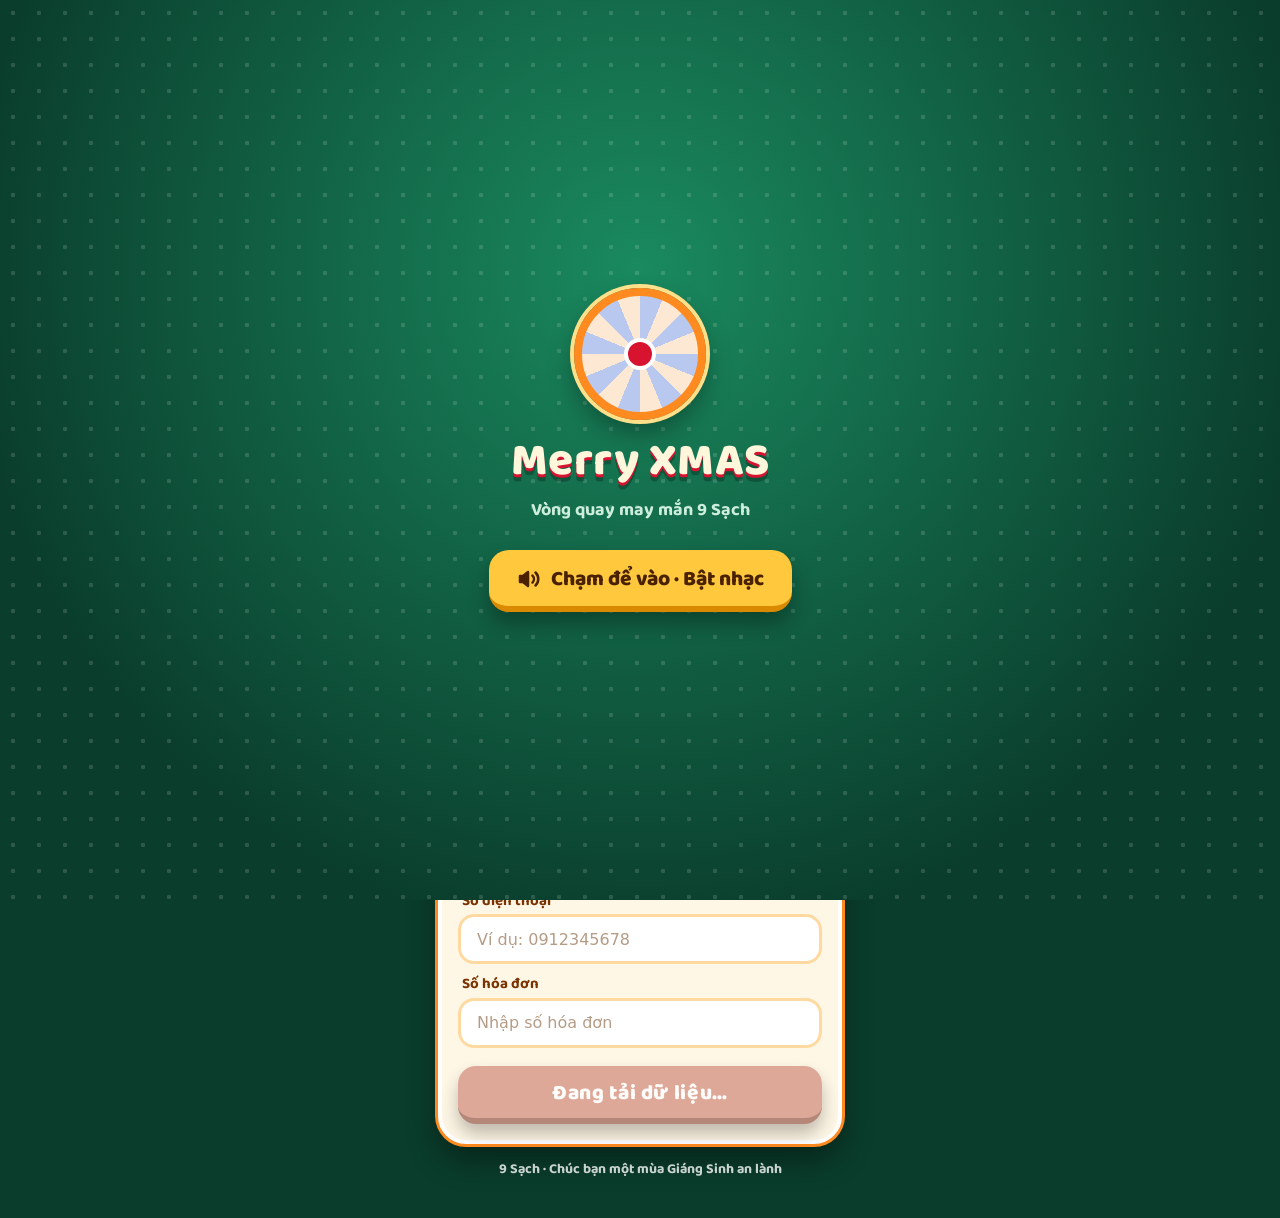
<file: index.html>
<!DOCTYPE html><html lang="vi"><head><meta charset="utf-8"><meta name="viewport" content="width=device-width,initial-scale=1,viewport-fit=cover"><meta name="theme-color" content="#0a3d2c"><title>Merry XMAS – Vòng quay may mắn | 9 Sạch</title>
<link rel="preconnect" href="https://script.google.com"><link rel="preconnect" href="https://script.googleusercontent.com"><link rel="preconnect" href="https://fonts.googleapis.com"><link rel="preconnect" href="https://fonts.gstatic.com" crossorigin>
<link rel="stylesheet" href="game.css">
<link rel="stylesheet" href="https://fonts.googleapis.com/css2?family=Great+Vibes&family=Playfair+Display:wght@900&text=MerryXAS&display=swap" media="print" onload="this.media='all'">
<link rel="stylesheet" href="https://fonts.googleapis.com/css2?family=Baloo+2:wght@700;800&display=swap" media="print" onload="this.media='all'">
<script src="app.js"></script><script>if(typeof api==='undefined'||typeof CFG==='undefined'){window.CFG={API:'https://script.google.com/macros/s/AKfycbx80zKKqUsDDv-zvfspmSgk5rMYwvBQwVO7LOzRh_9a_W9S3QTjsjwBHRm4IHllR1kp/exec',LOGO:''};window.api=async function(a,d){var j;try{var r=await fetch(CFG.API,{method:'POST',body:JSON.stringify(Object.assign({a:a},d||{}))});j=await r.json()}catch(e){throw new Error('Không kết nối được máy chủ, vui lòng thử lại')}if(!j.ok)throw new Error(j.m);return j.d};window.esc=function(s){return String(s==null?'':s).replace(/[&<>"']/g,function(c){return{'&':'&amp;','<':'&lt;','>':'&gt;','"':'&quot;',"'":'&#39;'}[c]})};window.money=function(n){return Number(n||0).toLocaleString('vi-VN')}}window.PUBP=api('pub');window.PUBP.catch(function(){})</script><style>#gate{position:fixed;inset:0;z-index:9999;display:flex;flex-direction:column;align-items:center;justify-content:center;gap:12px;padding:24px;text-align:center;color:#fff;font-family:'Baloo 2',ui-rounded,'Nunito',system-ui,-apple-system,'Segoe UI',Roboto,Arial,sans-serif;cursor:pointer;-webkit-tap-highlight-color:transparent;background:radial-gradient(circle,rgba(255,255,255,.14) 2px,transparent 2.5px) 0 0/26px 26px,radial-gradient(circle at 50% 30%,#1a8a5f,#0a3d2c 75%)}#gate .gw{width:132px;height:132px;margin-bottom:6px;border-radius:50%;border:8px solid #ff8a1f;box-shadow:0 0 0 4px #ffe08a,0 12px 26px rgba(0,0,0,.35);background:repeating-conic-gradient(#b9c8ee 0 22.5deg,#fde8d3 0 45deg);position:relative;animation:gsp 9s linear infinite}#gate .gw:after{content:"";position:absolute;inset:36%;border-radius:50%;background:#d8132f;border:4px solid #fff}#gate h2{margin:0;font-size:46px;line-height:1;font-weight:800;color:#fff7dc;letter-spacing:.5px;text-shadow:0 3px 0 #d8132f,0 7px 0 rgba(0,0,0,.25)}#gate p{margin:0;font-size:18px;font-weight:700;color:#cdeedd}#gate button{margin-top:14px;display:inline-flex;align-items:center;gap:10px;font:inherit;font-size:21px;font-weight:800;color:#4a2200;background:#ffc83d;border:0;border-bottom:6px solid #d98a00;border-radius:20px;padding:12px 28px 10px;box-shadow:0 12px 20px rgba(0,0,0,.3);cursor:pointer;animation:gpu 1.5s ease-in-out infinite}#gate button:active{transform:translateY(3px);border-bottom-width:3px}@keyframes gsp{to{transform:rotate(360deg)}}@keyframes gpu{50%{transform:scale(1.05)}}@media(prefers-reduced-motion:reduce){#gate .gw,#gate button{animation:none}}</style></head>
<body><div id="gate" role="button" tabindex="0"><div class="gw" aria-hidden="true"></div><h2>Merry XMAS</h2><p>Vòng quay may mắn 9 Sạch</p><button type="button"><svg viewBox="0 0 24 24" width="24" height="24" fill="none" stroke="currentColor" stroke-width="2.5" stroke-linecap="round" stroke-linejoin="round" aria-hidden="true"><path d="M11 5 6 9H3v6h3l5 4z" fill="currentColor"/><path d="M15.5 8.5a5 5 0 0 1 0 7"/><path d="M18.5 5.5a9 9 0 0 1 0 13"/></svg>Chạm để vào · Bật nhạc</button></div><div class="lights"></div>
<main class="wrap">
<div class="top"><img id="logo" class="logo" alt="9 Sạch" width="40" height="40"><button id="mute" class="mute" type="button" aria-label="Bật hoặc tắt âm thanh" aria-pressed="false"><svg viewBox="0 0 24 24" width="20" height="20" fill="none" stroke="currentColor" stroke-width="2" stroke-linecap="round" stroke-linejoin="round"><path d="M11 5 6 9H3v6h3l5 4z" fill="currentColor"/><g class="w"><path d="M15.5 8.5a5 5 0 0 1 0 7"/><path d="M18.5 5.5a9 9 0 0 1 0 13"/></g><g class="x"><path d="m16 9 5 6M21 9l-5 6"/></g></svg></button></div>
<h1 class="vh">Merry XMAS – Vòng quay may mắn 9 Sạch</h1>
<svg class="ttl" viewBox="0 0 360 132" aria-hidden="true"><defs><linearGradient id="gg" x1="0" y1="0" x2="0" y2="1"><stop offset="0" stop-color="#fff6c8"/><stop offset=".45" stop-color="#f6c453"/><stop offset="1" stop-color="#b9771a"/></linearGradient><filter id="sh" x="-10%" y="-20%" width="120%" height="150%"><feDropShadow dx="0" dy="3" stdDeviation="2.5" flood-color="#000" flood-opacity=".55"/></filter></defs><g filter="url(#sh)" fill="url(#gg)" stroke="#7a4a08" stroke-width="1.1" paint-order="stroke"><text x="180" y="58" text-anchor="middle" transform="rotate(-4 180 58)" font-family="'Great Vibes','Snell Roundhand','Brush Script MT','Segoe Script',cursive" font-size="60">Merry</text><text x="45" y="120" textLength="270" lengthAdjust="spacingAndGlyphs" font-family="'Playfair Display','Didot','Bodoni 72',Georgia,'Times New Roman',serif" font-weight="900" font-size="66">XMAS</text></g></svg>
<div id="tt" class="sub">Vòng quay may mắn</div>
<p class="chip">Hóa đơn từ <b id="mn">199.000</b>đ được quay 1 lần</p>
<div class="wheelbox"><svg class="bow" viewBox="0 0 120 60" aria-hidden="true"><path d="M60 34C40 4 8 4 8 24s30 18 52 10z" fill="#d8132f"/><path d="M60 34C80 4 112 4 112 24s-30 18-52 10z" fill="#d8132f"/><path d="M60 34c-12 6-26 20-30 26l14-4zM60 34c12 6 26 20 30 26l-14-4z" fill="#a30d22"/><circle cx="60" cy="30" r="9" fill="#ef2a45"/></svg><canvas id="rim" width="720" height="720"></canvas><canvas id="wh" width="640" height="640"></canvas><svg class="pin" viewBox="0 0 34 44" aria-hidden="true"><path d="M17 44C8 30 0 24 0 15a17 17 0 0134 0c0 9-8 15-17 29z" fill="#ff7a00" stroke="#fff" stroke-width="2"/><circle cx="17" cy="15" r="6" fill="#fff"/></svg><button id="ctr" type="button" aria-label="Quay">QUAY</button></div>
<section class="panel">
<label class="fl" for="st">Cửa hàng</label><select id="st" class="in"></select>
<label class="fl" for="nm">Họ tên</label><input id="nm" class="in" autocomplete="name" enterkeyhint="next" placeholder="Nhập họ tên của bạn">
<label class="fl" for="ph">Số điện thoại</label><input id="ph" class="in" type="tel" inputmode="numeric" maxlength="11" autocomplete="tel" enterkeyhint="next" placeholder="Ví dụ: 0912345678">
<label class="fl" for="hd">Số hóa đơn</label><input id="hd" class="in" enterkeyhint="go" autocomplete="off" placeholder="Nhập số hóa đơn">
<button id="sp" class="cta" type="button" disabled>Đang tải dữ liệu…</button>
<p id="er" class="err" role="alert"></p>
</section>
<p class="foot">9 Sạch · Chúc bạn một mùa Giáng Sinh an lành</p>
</main>
<div id="rs" class="modal" hidden role="dialog" aria-modal="true"><div class="box"><div class="ribbon">Chúc mừng</div><h2 id="rn"></h2><p class="lead">Bạn đã trúng</p><img id="ri" hidden alt=""><h3 id="rp"></h3><p class="note">Vui lòng đưa màn hình này cho nhân viên để nhận quà.</p><button id="cl" class="cta" type="button">Đóng</button></div></div>
<script>
var $=function(i){return document.getElementById(i)},D=null,P=[],SL=[],IM={},ST='',ang=0,vel=0,mode='',busy=0,ready=false,first=true,started=false,lastIx=-1,lastTk=0,bg=null,sa=null,mute=ls('mute')=='1',COL=['#b9c8ee','#fde8d3'],TX=['#1c2f6b','#9a1b2e'],FONT='system-ui,-apple-system,"Segoe UI",Roboto,Arial,sans-serif',GE=['pointerup','touchend','click','keydown'];
function ls(k,v){try{if(v===undefined)return localStorage.getItem(k);localStorage.setItem(k,v)}catch(e){}}
function aud(){if(bg)return;bg=new Audio('nhac-nen.mp3');sa=new Audio('tieng-quay.mp3');bg.loop=sa.loop=true;bg.volume=.35;sa.volume=.9;bg.preload='auto';sa.preload='auto';bg.muted=sa.muted=mute;bg.addEventListener('playing',function(){started=true;disarm();var g=$('gate');if(g)g.remove()})}
function ac(){var A=window.AC=window.AC||new(window.AudioContext||window.webkitAudioContext)();if(A.state=='suspended')A.resume();return A}
function beep(f,d,v,ty){if(mute)return;try{var A=ac(),o=A.createOscillator(),g=A.createGain();o.type=ty||'sine';o.frequency.value=f;g.gain.value=v||.12;g.gain.exponentialRampToValueAtTime(.001,A.currentTime+d);o.connect(g);g.connect(A.destination);o.start();o.stop(A.currentTime+d)}catch(e){}}
function tick(){var n=performance.now();if(n-lastTk<55)return;lastTk=n;beep(1500,.03,.035,'square')}
function play(a){if(a&&!mute)a.play().catch(function(){})}
function snow(){var f=document.createDocumentFragment(),n=innerWidth<500?12:20;for(var i=0;i<n;i++){var s=document.createElement('i'),z=3+Math.random()*5;s.className='sn';s.style.cssText='left:'+Math.random()*100+'vw;width:'+z+'px;height:'+z+'px;animation-duration:'+(8+Math.random()*9)+'s;animation-delay:-'+Math.random()*12+'s';f.appendChild(s)}document.body.appendChild(f)}
function mu(){$('mute').className='mute'+(mute?' off':'');$('mute').setAttribute('aria-pressed',mute?'true':'false')}
function ui(){if(busy)return;var b=$('sp');b.disabled=!ready;b.textContent=ready?'QUAY NGAY':'Đang tải dữ liệu…'}
function clean(s){return String(s||'').replace(/[\u{1F000}-\u{1FFFF}\u{2600}-\u{27BF}\u{FE0F}\u{200D}]/gu,'').replace(/\s+/g,' ').trim()}
function gest(e){if(started||mute)return;if(e.target&&e.target.closest&&e.target.closest('#mute'))return;aud();var p=bg.play();if(p&&p.catch)p.catch(function(){})}
function arm(){GE.forEach(function(t){document.addEventListener(t,gest,true)})}
function disarm(){GE.forEach(function(t){document.removeEventListener(t,gest,true)})}
function tryPlay(){if(started||mute)return;aud();var p=bg.play();if(p&&p.catch)p.catch(function(){})}
document.addEventListener('visibilitychange',function(){if(!bg)return;if(document.hidden){bg.pause();sa.pause()}else{play(bg);if(mode)play(sa)}});
$('mute').onclick=function(){aud();if(!started&&!mute){var p=bg.play();if(p&&p.catch)p.catch(function(){});return}mute=!mute;ls('mute',mute?'1':'0');bg.muted=sa.muted=mute;mu();if(!mute)play(bg)};
function rim(){var x=$('rim').getContext('2d'),g=x.createRadialGradient(360,360,300,360,360,360);g.addColorStop(0,'#ffb347');g.addColorStop(.6,'#ff8a1f');g.addColorStop(1,'#d9550a');x.beginPath();x.arc(360,360,358,0,7);x.fillStyle=g;x.fill();x.beginPath();x.arc(360,360,322,0,7);x.fillStyle='#8a3a06';x.fill();x.beginPath();x.arc(360,360,330,0,7);x.strokeStyle='#ffe08a';x.lineWidth=3;x.stroke();for(var i=0;i<24;i++){var t=i*Math.PI/12;x.beginPath();x.arc(360+342*Math.cos(t),360+342*Math.sin(t),9,0,7);x.fillStyle=i%2?'#fff3a0':'#ffffff';x.shadowColor='#fff3a0';x.shadowBlur=14;x.fill()}}
function two(s){s=String(s);if(s.length<=11)return[s];var m=s.length>>1,b=-1,i;for(i=0;i<s.length;i++)if(s[i]==' '&&(b<0||Math.abs(i-m)<Math.abs(b-m)))b=i;return b<0?[s.slice(0,11),s.slice(11,22)]:[s.slice(0,b),s.slice(b+1)]}
function mk(){var n=P.length,k,i;SL=[];if(!n)return;k=Math.ceil(8/n);while((n*k)%2)k++;for(i=0;i<n*k;i++)SL.push(P[i%n])}
function draw(){var x=$('wh').getContext('2d'),m=SL.length,a=2*Math.PI/(m||1);x.clearRect(0,0,640,640);
if(!m){for(var e=0;e<8;e++){x.beginPath();x.moveTo(320,320);x.arc(320,320,312,-Math.PI/2+e*Math.PI/4,-Math.PI/2+(e+1)*Math.PI/4);x.closePath();x.fillStyle=COL[e%2];x.fill();x.strokeStyle='#fff';x.lineWidth=3;x.stroke()}x.beginPath();x.arc(320,320,170,0,7);x.fillStyle='rgba(255,255,255,.94)';x.fill();x.fillStyle='#9a1b2e';x.font='700 30px '+FONT;x.textAlign='center';var t=ready?['Quà đang được','cập nhật']:['Đang tải','quà tặng...'];x.fillText(t[0],320,308);x.fillText(t[1],320,348);return}
for(var i=0;i<m;i++){var p=SL[i];x.beginPath();x.moveTo(320,320);x.arc(320,320,312,-Math.PI/2+i*a,-Math.PI/2+(i+1)*a);x.closePath();x.fillStyle=COL[i%2];x.fill();x.strokeStyle='#fff';x.lineWidth=3;x.stroke();x.save();x.translate(320,320);x.rotate(-Math.PI/2+(i+.5)*a);var im=IM[p.ten];if(im&&im.complete&&im.naturalWidth){var s=Math.min(92,2*Math.PI*135/m*.8),r=Math.min(s/im.naturalWidth,s/im.naturalHeight);x.save();x.translate(135,0);x.rotate(Math.PI/2);x.beginPath();x.arc(0,0,s/2+5,0,7);x.fillStyle='rgba(255,255,255,.85)';x.shadowColor='rgba(0,0,0,.2)';x.shadowBlur=8;x.fill();x.shadowBlur=0;x.drawImage(im,-im.naturalWidth*r/2,-im.naturalHeight*r/2,im.naturalWidth*r,im.naturalHeight*r);x.restore()}
x.fillStyle=TX[i%2];x.font='700 22px '+FONT;x.textAlign='right';var L=two(p.ten);L.forEach(function(l,j){x.fillText(l.slice(0,12),300,(j-(L.length-1)/2)*24+7)});x.restore()}}
function nk(s){return String(s||'').normalize('NFC').replace(/\s+/g,' ').trim().toLowerCase()}
function pk(){var p=D&&D.prizes;if(!p)return[];if(p[ST])return p[ST];var k=nk(ST);for(var s in p)if(nk(s)==k)return p[s];return[]}
function build(){if(busy)return;P=pk();mk();draw()}
function apply(d){D=d;ready=true;var c=d.cfg||{},t=clean(c.TieuDe);if(t)$('tt').textContent=t;if(c.Logo)$('logo').src=c.Logo;if(c.Nen){document.body.classList.add('hasbg');document.body.style.background='linear-gradient(#0008,#0008),url("'+c.Nen+'") center/cover fixed'}$('mn').textContent=money(c.MinTien);var k=d.stores.join('|');if($('st').dataset.k!=k){$('st').innerHTML=d.stores.map(function(x){return'<option>'+esc(x)+'</option>'}).join('');$('st').dataset.k=k}if(d.stores.indexOf(ST)<0)ST=d.stores.indexOf(ls('st'))>=0?ls('st'):(d.stores[0]||'');$('st').value=ST;var im=d.imgs||{};for(var n in im)if(!IM[n]||IM[n]._d!=im[n]){var m=new Image();m._d=im[n];m.onload=draw;m.src=im[n];IM[n]=m}build();ui()}
function load(){var p=first&&window.PUBP?window.PUBP:api('pub');first=false;return p.then(function(d){ls('pub',JSON.stringify(d));apply(d);return d})}
function boot(n){load().catch(function(e){if(D)return;if(n<4)setTimeout(function(){boot(n+1)},2500);else $('er').textContent=(e&&e.message)||'Không tải được dữ liệu, vui lòng tải lại trang'})}
$('st').onchange=function(){ST=this.value;ls('st',ST);build()};
snow();mu();if(CFG.LOGO)$('logo').src=CFG.LOGO;else $('logo').style.display='none';rim();draw();ui();
try{var c0=ls('pub');if(c0)apply(JSON.parse(c0))}catch(e){}
boot(0);arm();tryPlay();
$('gate').onclick=function(){mute=false;ls('mute','0');aud();bg.muted=sa.muted=false;mu();var p=bg.play();if(p&&p.catch)p.catch(function(){});this.remove()};
$('ph').oninput=function(){this.value=this.value.replace(/[^0-9]/g,'')};
$('nm').onkeydown=function(e){if(e.key=='Enter'){e.preventDefault();$('ph').focus()}};
$('ph').onkeydown=function(e){if(e.key=='Enter'){e.preventDefault();$('hd').focus()}};
$('hd').onkeydown=function(e){if(e.key=='Enter'){e.preventDefault();this.blur();go()}};
$('ctr').onclick=$('sp').onclick=go;
function chk(){var ph=$('ph').value.replace(/[^0-9]/g,'');return !$('nm').value.trim()?'Vui lòng nhập họ tên':!/^0[0-9]{9}$/.test(ph)?'Số điện thoại không hợp lệ (10 số, bắt đầu bằng 0)':!$('hd').value.trim()?'Vui lòng nhập số hóa đơn':''}
function paint(){$('wh').style.transform='rotate('+ang+'deg) translateZ(0)';if(SL.length){var ix=Math.floor((((ang%360)+360)%360)/(360/SL.length));if(ix!=lastIx){lastIx=ix;if(mode)tick()}}}
function spin0(){var t0=performance.now(),last=t0;mode='w';(function f(now){if(mode!='w')return;var dt=(now-last)/1000;last=now;vel=Math.min(1,(now-t0)/350)*840;ang=(ang+vel*dt)%360;paint();requestAnimationFrame(f)})(t0)}
function land(ix,r){var sg=360/SL.length,tg=((-(ix+.5)*sg+(Math.random()-.5)*sg*.7)%360+360)%360,T=3200,d0=vel*T/3000,d=((tg-ang%360)%360+360)%360;while(d<d0*.9)d+=360;var a0=ang,t0=performance.now();mode='l';(function f(now){var p=Math.min(1,(now-t0)/T);ang=a0+d*(1-Math.pow(1-p,3));paint();if(p<1)requestAnimationFrame(f);else fin(r)})(t0)}
function fin(r){mode='';if(sa)sa.pause();if(bg)bg.volume=.35;document.body.classList.remove('spinning');[523,659,784,1047].forEach(function(f,k){setTimeout(function(){beep(f,.45)},k*170)});$('rn').textContent=$('nm').value;$('rp').textContent=r.ten;var im=IM[r.ten];$('ri').hidden=!im;if(im)$('ri').src=im._d;$('rs').hidden=false}
function stop(msg){mode='';busy=0;if(sa)sa.pause();if(bg)bg.volume=.35;document.body.classList.remove('spinning');ui();$('er').textContent=msg;if(/hết quà/.test(msg))load().catch(function(){})}
$('cl').onclick=function(){$('rs').hidden=true;busy=0;ui();$('hd').value='';$('er').textContent='';load().catch(function(){})};
function start(){busy=1;$('sp').disabled=true;$('sp').textContent='Đang quay…';document.body.classList.add('spinning');aud();if(!mute){sa.currentTime=0;play(sa);bg.volume=.12;if(bg.paused)play(bg)}spin0();
api('spin',{store:ST,ten:$('nm').value,sdt:$('ph').value,hd:$('hd').value}).then(function(r){var ix=[];function f(){ix=[];SL.forEach(function(p,i){if(p.id==r.id)ix.push(i)})}f();if(!ix.length){P.push({id:r.id,ten:r.ten});mk();draw();f()}land(ix[Math.floor(Math.random()*ix.length)],r)}).catch(function(e){stop(e.message)})}
function go(){if(busy||!ready)return;var e=chk();$('er').textContent=e;if(e)return;if(P.length)return start();busy=1;$('sp').disabled=true;$('sp').textContent='Đang kiểm tra quà…';load().catch(function(){}).then(function(){busy=0;build();if(!P.length){ui();$('er').textContent='Cửa hàng này hiện chưa có quà, vui lòng hỏi nhân viên';return}start()})}
</script></body></html>
</file>
<file: game.css>
:root{--gold:#ffc83d;--gold-l:#fff7dc;--ink:#4a2200;--hot:#ee3b1f;--hot-d:#a8240f;--bf:'Baloo 2',ui-rounded,'Nunito',system-ui,-apple-system,"Segoe UI",Roboto,Arial,sans-serif}
*{box-sizing:border-box;-webkit-tap-highlight-color:transparent}
html{background:#04231a;-webkit-text-size-adjust:100%}
body{margin:0;min-height:100vh;min-height:100dvh;font-family:var(--bf);color:#fff;overflow-x:hidden;position:relative;background:#0a3d2c}
body::before{content:"";position:fixed;inset:0;z-index:0;pointer-events:none;background:radial-gradient(circle,rgba(255,255,255,.12) 2px,transparent 2.5px) 0 0/26px 26px,radial-gradient(circle at 10% 18%,rgba(255,138,31,.28) 0 22px,transparent 23px),radial-gradient(circle at 90% 26%,rgba(255,214,120,.25) 0 18px,transparent 19px),radial-gradient(circle at 6% 60%,rgba(255,90,70,.22) 0 28px,transparent 29px),radial-gradient(circle at 94% 70%,rgba(255,138,31,.22) 0 24px,transparent 25px),radial-gradient(ellipse at 50% 0,#1a8a5f 0,#0d4a36 45%,#04231a 100%)}
body.hasbg::before{display:none}
.vh{position:absolute;width:1px;height:1px;overflow:hidden;clip:rect(0 0 0 0);white-space:nowrap}
.lights{position:relative;z-index:3;height:22px;background:radial-gradient(circle at 10px 12px,#ff5a5a 0 4px,transparent 5px) 0 0/60px 22px repeat-x,radial-gradient(circle at 30px 15px,#ffd54a 0 4px,transparent 5px) 0 0/60px 22px repeat-x,radial-gradient(circle at 50px 12px,#6ee7a8 0 4px,transparent 5px) 0 0/60px 22px repeat-x;animation:tw 2s ease-in-out infinite alternate}
.lights::before{content:"";position:absolute;left:0;right:0;top:4px;height:2px;background:#0b2a1f}
@keyframes tw{to{opacity:.5}}
.wrap{position:relative;z-index:2;max-width:440px;margin:0 auto;padding:0 18px calc(26px + env(safe-area-inset-bottom));text-align:center}
.top{display:flex;align-items:center;justify-content:space-between;padding-top:10px}
.logo{width:42px;height:42px;border-radius:50%;border:3px solid var(--gold);background:#fff;object-fit:cover;box-shadow:0 4px 0 rgba(0,0,0,.25)}
.mute{width:42px;height:42px;border-radius:50%;border:2px solid rgba(255,255,255,.35);background:rgba(255,255,255,.16);color:#fff;display:flex;align-items:center;justify-content:center;padding:0;cursor:pointer}
.mute .x{display:none}.mute.off .x{display:block}.mute.off .w{display:none}
.ttl{display:block;width:min(88%,340px);height:auto;margin:0 auto;overflow:visible}
.sub{display:flex;align-items:center;justify-content:center;gap:10px;margin:2px 0 12px;font:800 21px/1.1 var(--bf);color:var(--gold-l);text-shadow:0 2px 0 rgba(0,0,0,.28)}
.sub::before,.sub::after{content:"";flex:0 0 9px;height:9px;border-radius:50%;background:var(--gold);box-shadow:0 2px 0 rgba(0,0,0,.25)}
.chip{display:inline-block;margin:0;padding:6px 18px 4px;border-radius:999px;background:var(--gold);color:var(--ink);font:800 16px/1.25 var(--bf);border-bottom:4px solid #d98a00;transform:rotate(-1.5deg);box-shadow:0 8px 14px rgba(0,0,0,.28)}
.chip b{color:#b3001b}
.wheelbox{position:relative;width:min(82vw,340px);aspect-ratio:1;margin:64px auto 30px}
.wheelbox::before{content:"";position:absolute;inset:-10%;border-radius:50%;background:radial-gradient(circle,rgba(255,216,106,.5) 0,rgba(255,216,106,0) 68%);opacity:.8;animation:gl 2.4s ease-in-out infinite alternate;pointer-events:none}
@keyframes gl{to{opacity:.35}}
.wheelbox canvas{position:absolute;left:0;top:0;width:100%;height:100%}
#wh{width:88.9%;height:88.9%;left:5.55%;top:5.55%;will-change:transform;transform:translateZ(0)}
.bow{position:absolute;left:50%;top:-52px;width:112px;transform:translateX(-50%);z-index:5;filter:drop-shadow(0 3px 3px rgba(0,0,0,.45))}
.pin{position:absolute;left:50%;top:-12px;width:32px;transform:translateX(-50%);z-index:4;filter:drop-shadow(0 2px 3px rgba(0,0,0,.5))}
#ctr{position:absolute;left:50%;top:50%;width:24%;aspect-ratio:1;transform:translate(-50%,-50%);border-radius:50%;border:4px solid #fff;background:radial-gradient(circle at 35% 30%,#ff9a4d,#e8300c);color:#fff;font:800 clamp(15px,4.6vw,20px) var(--bf);letter-spacing:.03em;box-shadow:0 5px 0 rgba(0,0,0,.3),0 8px 14px rgba(0,0,0,.4);z-index:3;cursor:pointer;padding:3px 0 0;animation:pulse 1.6s ease-in-out infinite}
@keyframes pulse{50%{transform:translate(-50%,-50%) scale(1.07)}}
.spinning #ctr,.spinning .lights,.spinning .wheelbox::before{animation-play-state:paused}
.spinning .sn{display:none}
.panel{margin-top:4px;padding:18px 16px 16px;border-radius:28px;text-align:left;background:#fff7e6;color:var(--ink);border:4px solid #fff;box-shadow:0 0 0 3px #ff8a1f,0 16px 30px rgba(0,0,0,.4)}
.fl{display:block;margin:12px 0 5px 4px;font:700 15px/1.1 var(--bf);color:#7a3200}
.fl:first-child{margin-top:0}
.in{display:block;width:100%;height:50px;padding:0 16px;border:3px solid #ffd9a0;border-radius:16px;background:#fff;color:#3a2210;font:600 16px/1 system-ui,-apple-system,"Segoe UI",Roboto,Arial,sans-serif;outline:0;-webkit-appearance:none;appearance:none}
.in::placeholder{color:#b59c86;font-weight:500}
.in:focus{border-color:#ff8a1f;box-shadow:0 0 0 4px rgba(255,138,31,.22)}
select.in{padding-right:42px;background:#fff url("data:image/svg+xml,%3Csvg xmlns='http://www.w3.org/2000/svg' viewBox='0 0 24 24' fill='none' stroke='%23d9550a' stroke-width='3.5' stroke-linecap='round' stroke-linejoin='round'%3E%3Cpath d='M6 9l6 6 6-6'/%3E%3C/svg%3E") no-repeat right 15px center/16px}
.cta{display:block;width:100%;height:58px;margin-top:18px;padding:3px 0 0;border:0;border-bottom:6px solid var(--hot-d);border-radius:18px;background:var(--hot);color:#fff;font:800 21px/1 var(--bf);letter-spacing:.03em;box-shadow:0 10px 18px rgba(0,0,0,.3);cursor:pointer;touch-action:manipulation}
.cta:active{transform:translateY(3px);border-bottom-width:3px;height:55px;margin-bottom:3px}
.cta[disabled]{background:#d99b8c;border-bottom-color:#a87466;opacity:.85;cursor:default}
.err{margin:10px 0 0;padding:0;text-align:center;font:700 15px/1.3 var(--bf);color:#d3121f}
.err:empty{display:none}
.foot{margin:16px 0 0;font:700 14px/1.3 var(--bf);color:rgba(255,255,255,.78)}
.modal{position:fixed;inset:0;z-index:20;display:flex;align-items:center;justify-content:center;padding:20px;background:rgba(2,20,14,.82)}
.box{width:100%;max-width:370px;padding:0 22px 22px;border-radius:28px;background:#fff7e6;color:var(--ink);text-align:center;overflow:hidden;border:4px solid #fff;box-shadow:0 0 0 4px #ff8a1f;animation:pop .35s cubic-bezier(.2,1.4,.4,1)}
@keyframes pop{from{transform:scale(.6);opacity:0}}
.ribbon{margin:0 -22px 14px;padding:12px 12px 8px;background:#d8132f;border-bottom:5px solid #9b0b23;color:var(--gold-l);font:800 20px/1 var(--bf);letter-spacing:.14em;text-transform:uppercase}
.box h2{margin:0;font:800 24px/1.15 var(--bf);color:#7a3200;word-break:break-word}
.lead{margin:6px 0 4px;color:#8a6a50;font:700 16px/1.2 var(--bf)}
.box img{width:130px;height:130px;object-fit:contain;margin:4px 0;border-radius:20px;background:#fff}
.box h3{margin:4px 0 8px;font:800 32px/1.1 var(--bf);color:#d8132f}
.note{margin:0 0 6px;font:700 15px/1.3 var(--bf);color:#7a5a40}
.sn{position:fixed;top:-10px;border-radius:50%;background:#fff;opacity:.75;pointer-events:none;z-index:1;animation:fall linear infinite;will-change:transform}
@keyframes fall{to{transform:translate3d(20px,110vh,0)}}
[hidden]{display:none!important}
@media (prefers-reduced-motion:reduce){.sn{display:none}.lights,.wheelbox::before,#ctr{animation:none}}
@media (min-width:600px){.wrap{padding-bottom:40px}}
</file>
